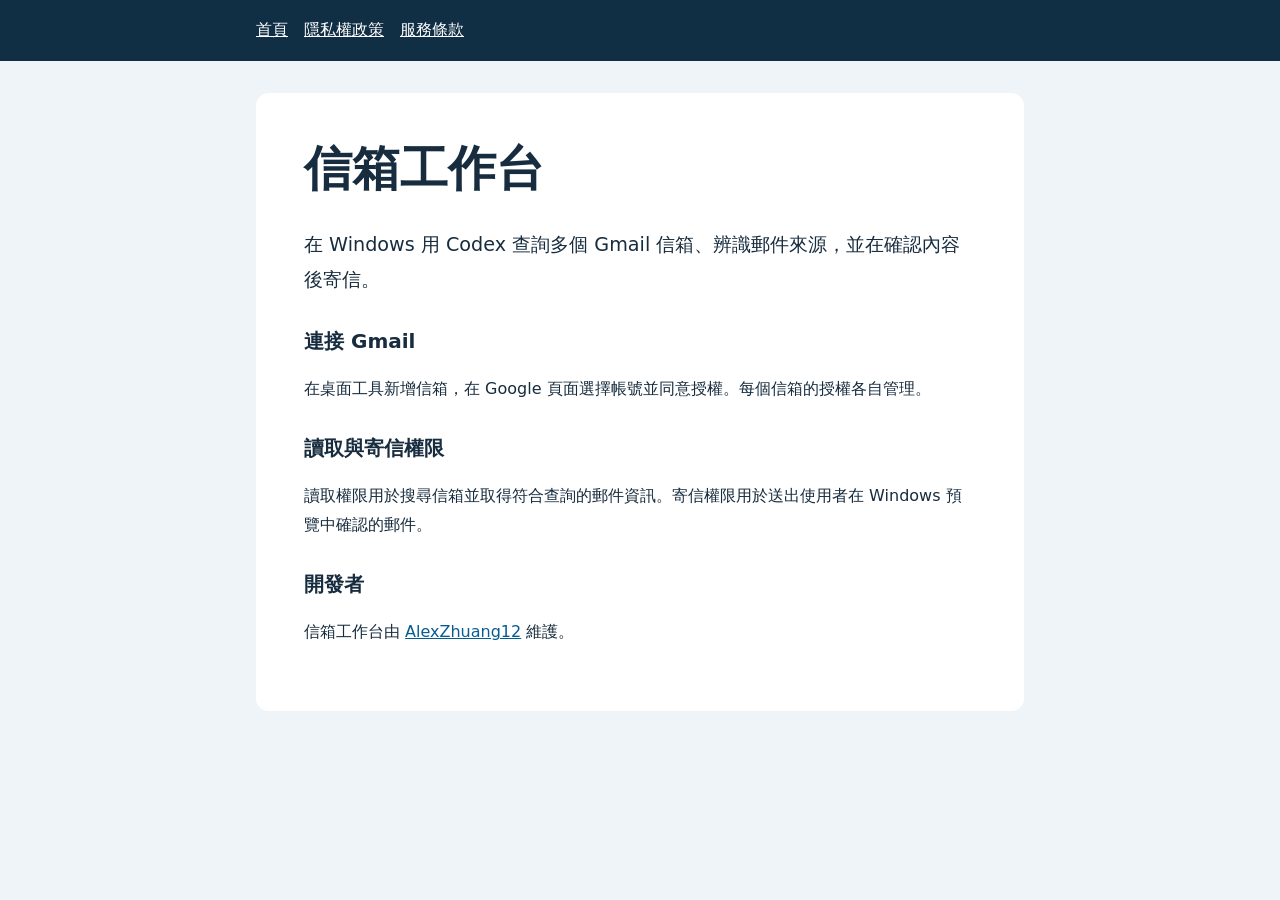
<file: index.html>
<!doctype html>
<html lang="zh-Hant">
<head><meta charset="utf-8"><meta name="viewport" content="width=device-width, initial-scale=1">
<title>信箱工作台 | Inbox Workbench</title><link rel="stylesheet" href="styles.css"></head>
<body><header><nav aria-label="網站導覽"><a href="./">首頁</a><a href="privacy.html">隱私權政策</a><a href="terms.html">服務條款</a></nav></header><main><h1>信箱工作台</h1>
<p class="intro">在 Windows 用 Codex 查詢多個 Gmail 信箱、辨識郵件來源，並在確認內容後寄信。</p>
<h2>連接 Gmail</h2><p>在桌面工具新增信箱，在 Google 頁面選擇帳號並同意授權。每個信箱的授權各自管理。</p>
<h2>讀取與寄信權限</h2><p>讀取權限用於搜尋信箱並取得符合查詢的郵件資訊。寄信權限用於送出使用者在 Windows 預覽中確認的郵件。</p>
<h2>開發者</h2><p>信箱工作台由 <a href="https://github.com/AlexZhuang12">AlexZhuang12</a> 維護。</p>
</main></body></html>
</file>
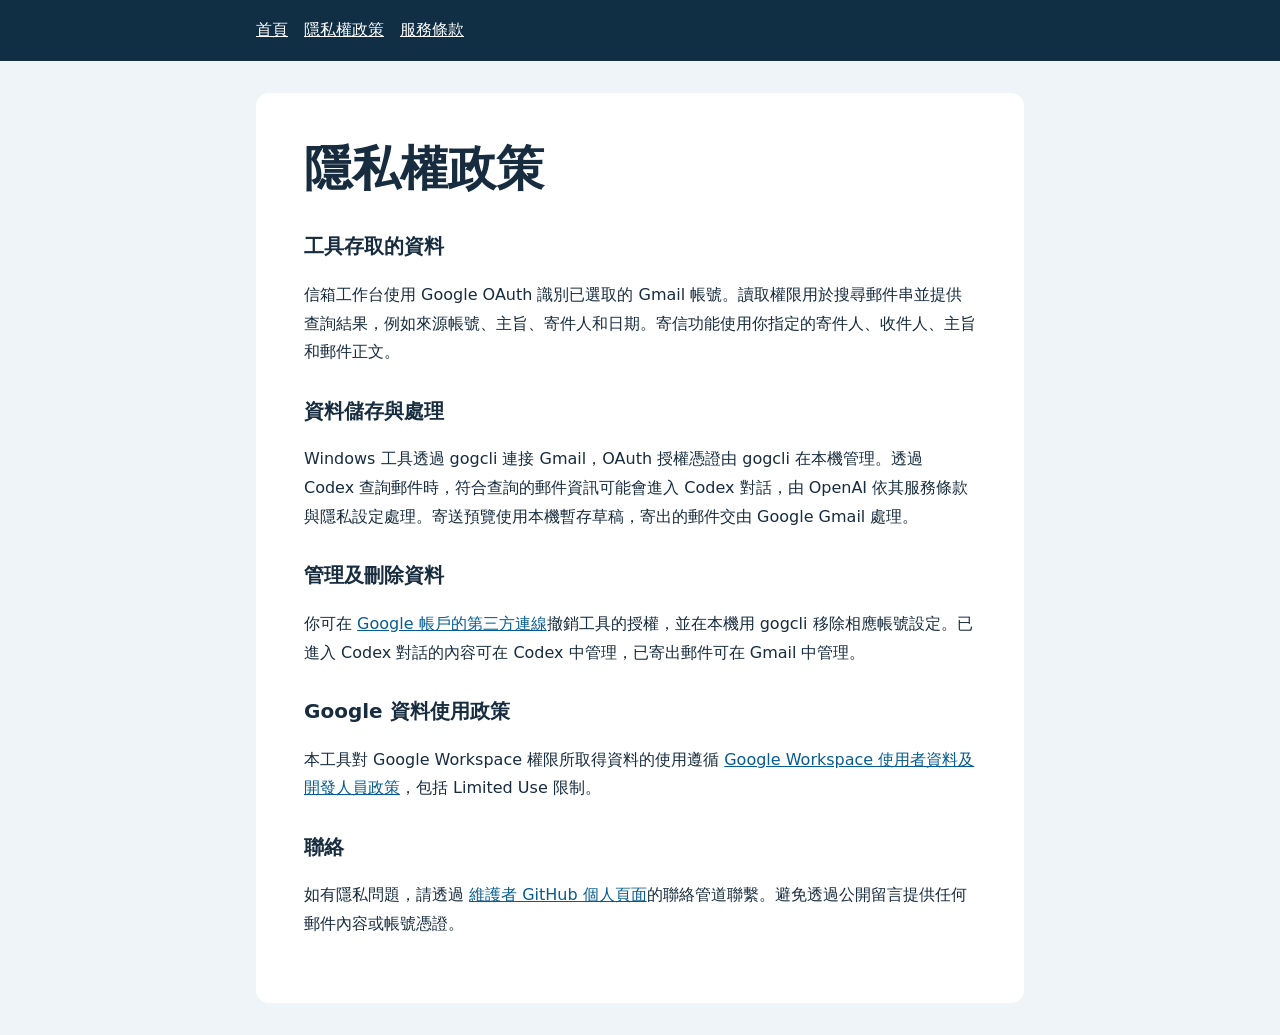
<file: privacy.html>
<!doctype html>
<html lang="zh-Hant">
<head><meta charset="utf-8"><meta name="viewport" content="width=device-width, initial-scale=1">
<title>隱私權政策 | Inbox Workbench</title><link rel="stylesheet" href="styles.css"></head>
<body><header><nav aria-label="網站導覽"><a href="./">首頁</a><a href="privacy.html">隱私權政策</a><a href="terms.html">服務條款</a></nav></header><main><h1>隱私權政策</h1>
<h2>工具存取的資料</h2><p>信箱工作台使用 Google OAuth 識別已選取的 Gmail 帳號。讀取權限用於搜尋郵件串並提供查詢結果，例如來源帳號、主旨、寄件人和日期。寄信功能使用你指定的寄件人、收件人、主旨和郵件正文。</p>
<h2>資料儲存與處理</h2><p>Windows 工具透過 gogcli 連接 Gmail，OAuth 授權憑證由 gogcli 在本機管理。透過 Codex 查詢郵件時，符合查詢的郵件資訊可能會進入 Codex 對話，由 OpenAI 依其服務條款與隱私設定處理。寄送預覽使用本機暫存草稿，寄出的郵件交由 Google Gmail 處理。</p>
<h2>管理及刪除資料</h2><p>你可在 <a href="https://myaccount.google.com/connections">Google 帳戶的第三方連線</a>撤銷工具的授權，並在本機用 gogcli 移除相應帳號設定。已進入 Codex 對話的內容可在 Codex 中管理，已寄出郵件可在 Gmail 中管理。</p>
<h2>Google 資料使用政策</h2><p>本工具對 Google Workspace 權限所取得資料的使用遵循 <a href="https://developers.google.com/workspace/workspace-api-user-data-developer-policy">Google Workspace 使用者資料及開發人員政策</a>，包括 Limited Use 限制。</p>
<h2>聯絡</h2><p>如有隱私問題，請透過 <a href="https://github.com/AlexZhuang12">維護者 GitHub 個人頁面</a>的聯絡管道聯繫。避免透過公開留言提供任何郵件內容或帳號憑證。</p>
</main></body></html>
</file>
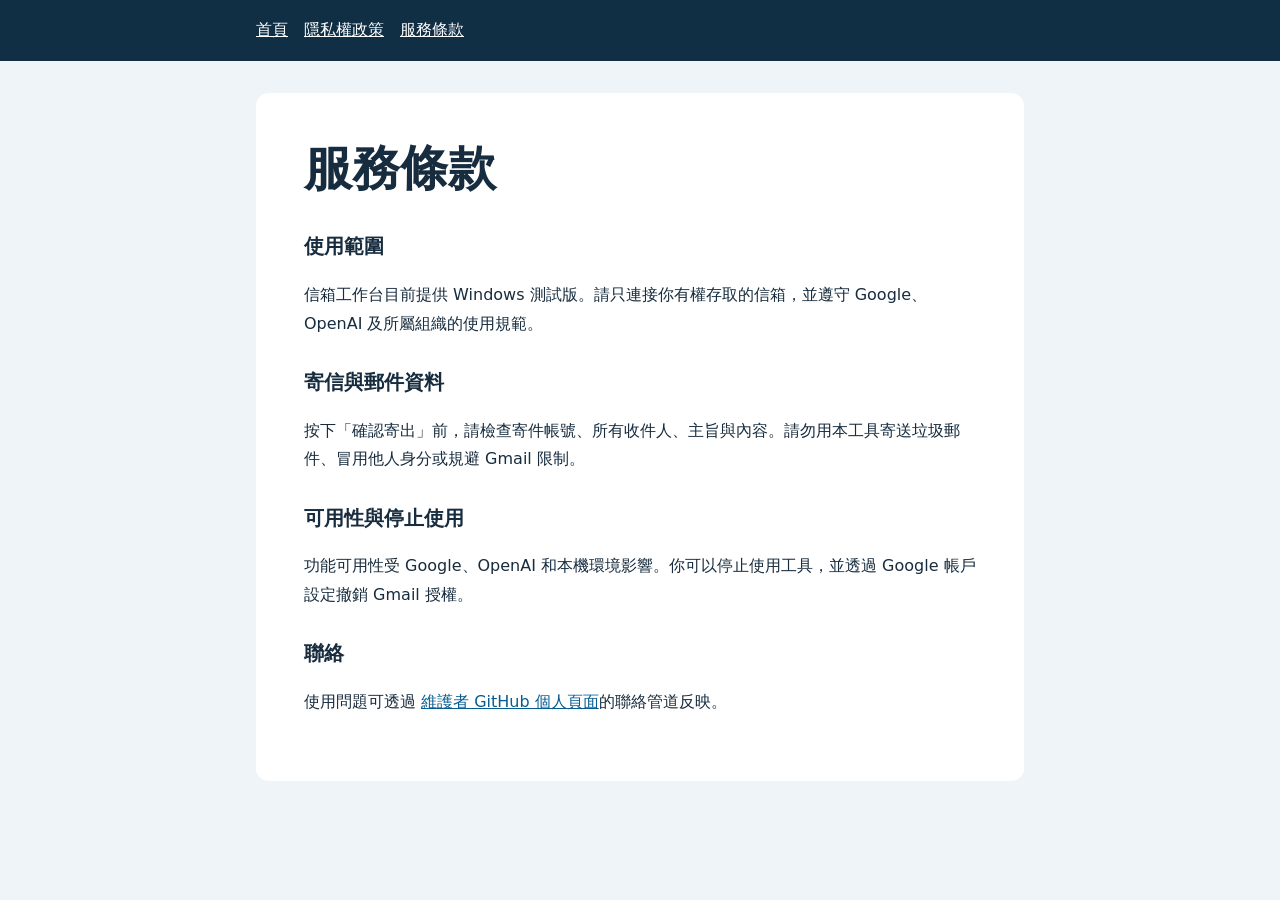
<file: terms.html>
<!doctype html>
<html lang="zh-Hant">
<head><meta charset="utf-8"><meta name="viewport" content="width=device-width, initial-scale=1">
<title>服務條款 | Inbox Workbench</title><link rel="stylesheet" href="styles.css"></head>
<body><header><nav aria-label="網站導覽"><a href="./">首頁</a><a href="privacy.html">隱私權政策</a><a href="terms.html">服務條款</a></nav></header><main><h1>服務條款</h1>
<h2>使用範圍</h2><p>信箱工作台目前提供 Windows 測試版。請只連接你有權存取的信箱，並遵守 Google、OpenAI 及所屬組織的使用規範。</p>
<h2>寄信與郵件資料</h2><p>按下「確認寄出」前，請檢查寄件帳號、所有收件人、主旨與內容。請勿用本工具寄送垃圾郵件、冒用他人身分或規避 Gmail 限制。</p>
<h2>可用性與停止使用</h2><p>功能可用性受 Google、OpenAI 和本機環境影響。你可以停止使用工具，並透過 Google 帳戶設定撤銷 Gmail 授權。</p>
<h2>聯絡</h2><p>使用問題可透過 <a href="https://github.com/AlexZhuang12">維護者 GitHub 個人頁面</a>的聯絡管道反映。</p>
</main></body></html>
</file>
<file: styles.css>
* { box-sizing: border-box; } body { margin: 0; color: #172c3e; background: #eef4f8; font: 1rem/1.8 system-ui, "Microsoft JhengHei", sans-serif; } header { background: #102e44; } nav, main { width: min(100% - 2rem, 48rem); margin-inline: auto; } nav { display: flex; flex-wrap: wrap; gap: 1rem; padding-block: 1rem; } nav a { color: #fff; } main { background: #fff; margin-block: 2rem; padding: clamp(1rem, 5vw, 3rem); border-radius: .8rem; } h1 { font-size: clamp(2rem, 6vw, 3rem); line-height: 1.15; margin-top: 0; } h2 { margin-top: 1.6rem; font-size: 1.25rem; } a { color: #065c91; } .intro { font-size: 1.2rem; }
</file>
